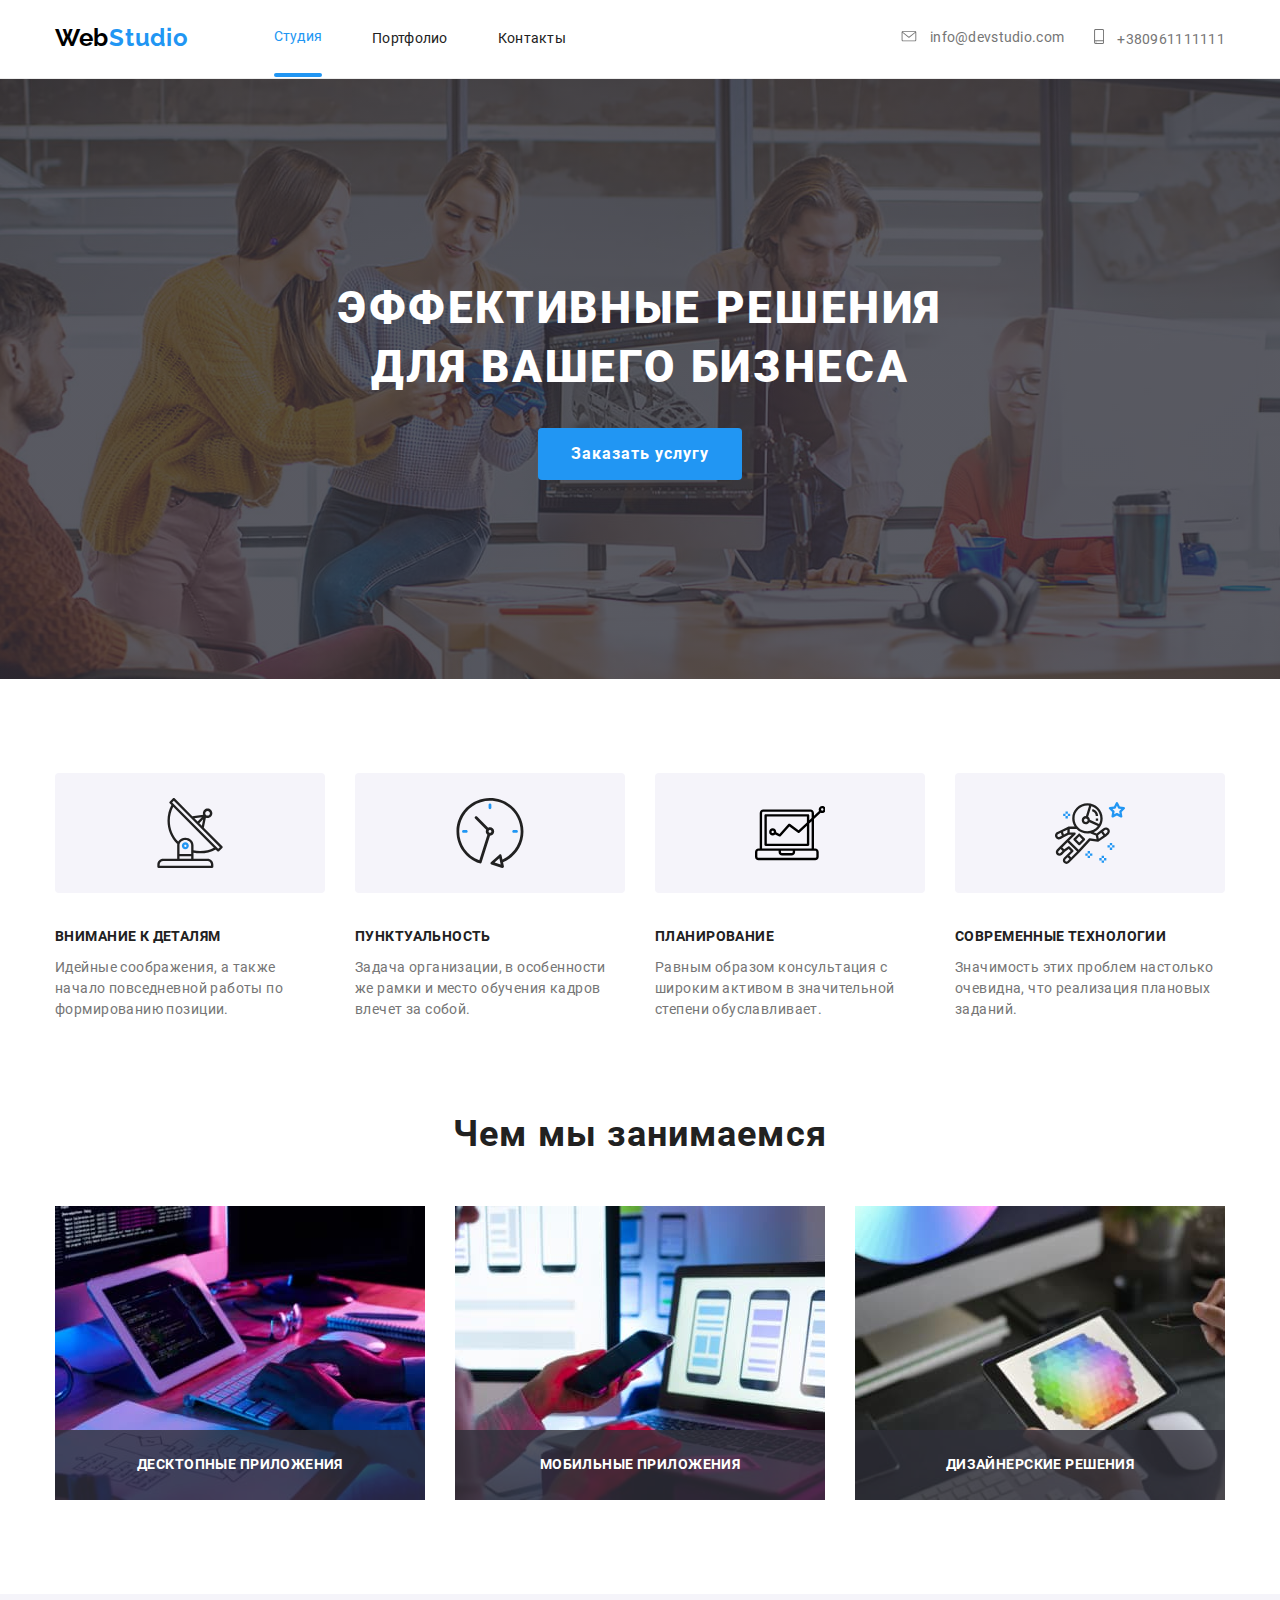
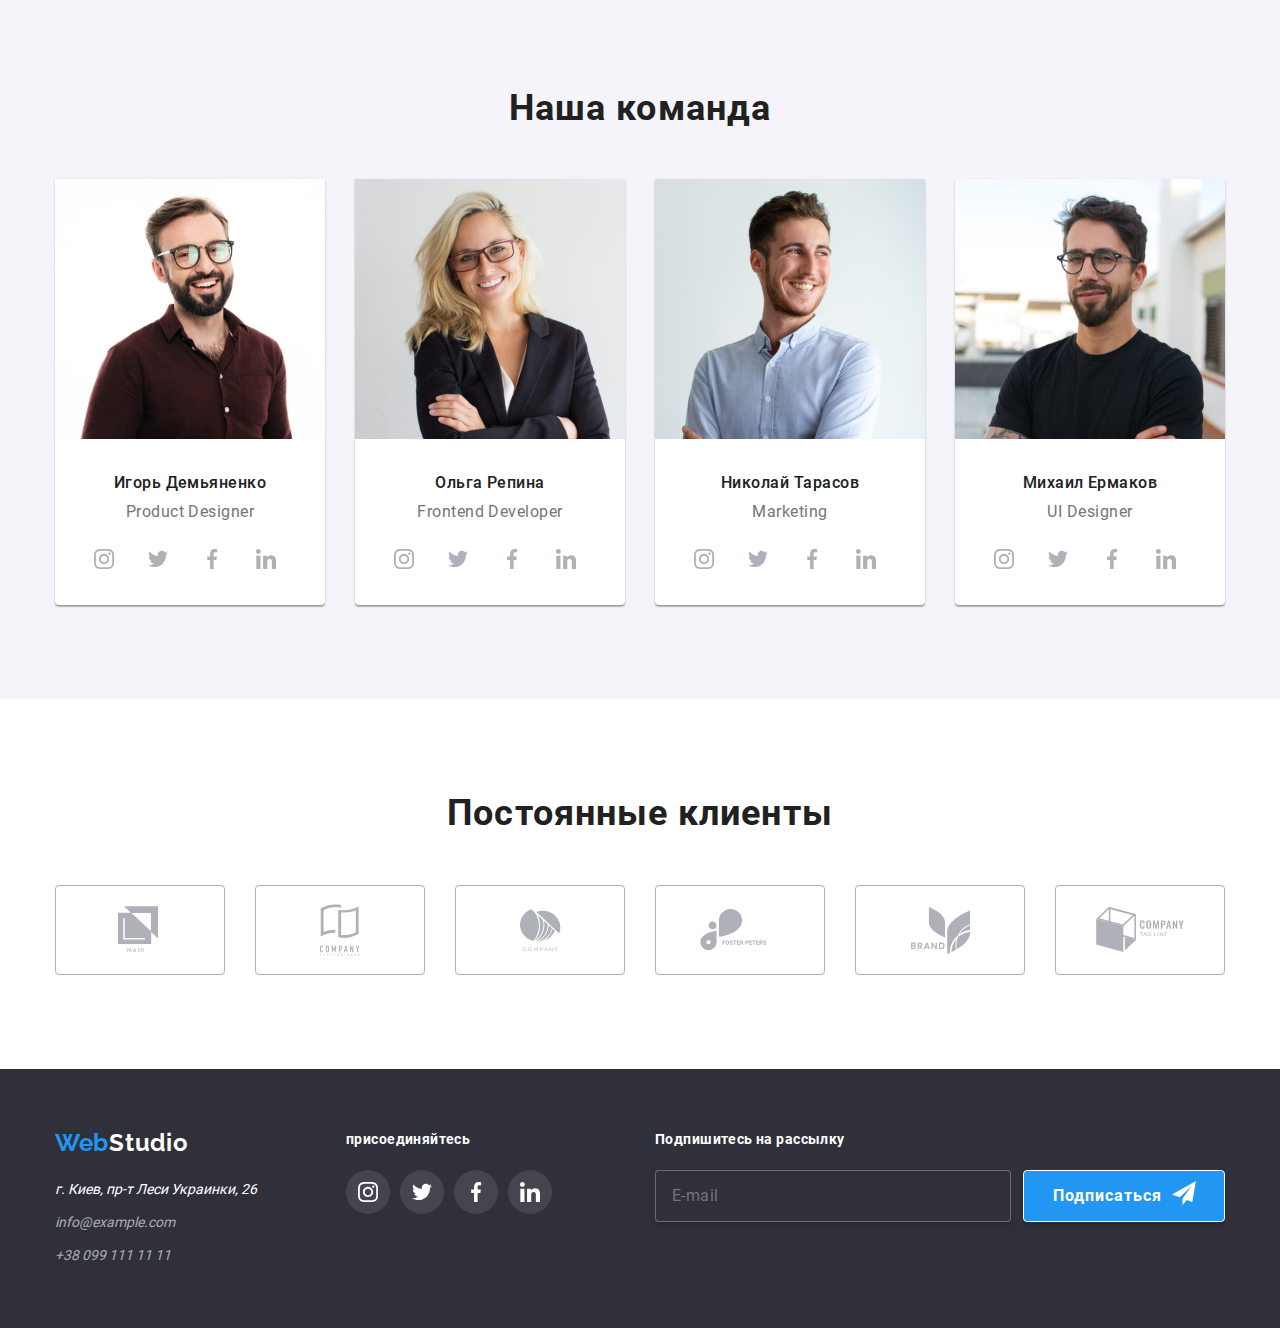
<file: index.html>
<!DOCTYPE html>
<html lang="ru">
  <head>
    <meta charset="UTF-8" />
    <meta name="viewport" content="width=device-width, initial-scale=1.0" />
    <title>Github-home</title>
    <!--<link
      href="https://fonts.googleapis.com/css2?family=Raleway:wght@700&family=Roboto:wght@400;500;700;900&display=swap"
      rel="stylesheet"
    />-->
    <link rel="stylesheet" href="./css/normalize.css" />
    <link rel="stylesheet" href="./css/main.min.css" />
  </head>
  <body>
    <header class="border-head">
      <!--Header site -->
      <div class="conteiner conteiner-nav">
        <nav class="main-nav">
          <a href="./index.html" class="logo"
            >Web<span class="pat">Studio</span>
          </a>
          <ul class="site-nav erase-stile">
            <li class="item">
              <a href="#" class="link current erase-stile">Студия</a>
            </li>
            <li class="item">
              <a href="./portfolio.html" class="link">Портфолио</a>
            </li>
            <li class="item"><a href="#" class="link">Контакты</a></li>
          </ul>
        </nav>
        <div class="page-contacts">
          <ul class="contacts-nav erase-stile">
            <li class="item-link">
              <a class="link" href="mailto:info@devstudio.com">
                <svg class="icon-email" style="width: 16; height: 11">
                  <use href="./img/symbol-defs.svg#icon-email"></use>
                </svg>
                info@devstudio.com</a
              >
            </li>
            <li class="item-link">
              <a class="link" href="tel:+380961111111">
                <svg class="icon-smartphone" style="width: 10; height: 15">
                  <use href="./img/symbol-defs.svg#icon-smartphone"></use>
                </svg>
                +380961111111</a
              >
            </li>
          </ul>
        </div>
      </div>
    </header>
    <main>
      <!--head imagin-->

      <section>
        <div class="overlay">
          <div class="conteiner section-head">
            <h1 class="title-head">Эффективные решения для вашего бизнеса</h1>
            <button class="button-head" data-modal-open>Заказать услугу</button>
          </div>
        </div>
      </section>

      <!--features-->

      <div class="conteiner">
        <section class="features-conteiner">
          <ul class="erase-stile features">
            <li class="features-item">
              <svg class="icon-benefits">
                <use href="./img/symbol-defs.svg#icon-antenna"></use>
              </svg>
              <h3 class="section-title-detalis icon-features-antena">
                Внимание к деталям
              </h3>
              <p class="section-text">
                Идейные соображения, а также начало повседневной работы по
                формированию позиции.
              </p>
            </li>

            <li class="features-item">
              <svg class="icon-benefits">
                <use href="./img/symbol-defs.svg#icon-clock"></use>
              </svg>
              <h3 class="section-title-detalis icon-features-clock">
                Пунктуальность
              </h3>
              <p class="section-text">
                Задача организации, в особенности же рамки и место обучения
                кадров влечет за собой.
              </p>
            </li>
            <li class="features-item">
              <svg class="icon-benefits">
                <use href="./img/symbol-defs.svg#icon-vector"></use>
              </svg>
              <h3 class="section-title-detalis icon-features-computer">
                Планирование
              </h3>
              <p class="section-text">
                Равным образом консультация с широким активом в значительной
                степени обуславливает.
              </p>
            </li>
            <li class="features-item">
              <svg class="icon-benefits">
                <use href="./img/symbol-defs.svg#icon-astronaut"></use>
              </svg>
              <h3 class="section-title-detalis icon-features-astronaut">
                Современные технологии
              </h3>
              <p class="section-text">
                Значимость этих проблем настолько очевидна, что реализация
                плановых заданий.
              </p>
            </li>
          </ul>
        </section>
      </div>

      <!--development site-->

      <div class="conteiner">
        <section class="development-conteiner">
          <h2 class="section-title">Чем мы занимаемся</h2>
          <ul class="erase-stile bloc-item">
            <li class="person">
              <span class="img-bloc">
                <img
                  src="./img/box1.jpg"
                  alt="noutbook"
                  width="370"
                  height="294"
              /></span>
              <p class="development-first-text">Десктопные приложения</p>
            </li>
            <li class="person">
              <span class="img-bloc">
                <img
                  src="./img/box2.jpg"
                  alt="mobile"
                  width="370"
                  height="294"
                />
              </span>
              <p class="development-first-text">Мобильные приложения</p>
            </li>
            <li class="person">
              <span class="img-bloc">
                <img
                  src="./img/box3.jpg"
                  alt="manitor"
                  width="370"
                  height="294"
                />
              </span>
              <p class="development-first-text">Дизайнерские решения</p>
            </li>
          </ul>
        </section>
      </div>

      <!--our team-->

      <div class="section-team">
        <section class="conteiner">
          <h2 class="section-title">Наша команда</h2>
          <ul class="erase-stile bloc-team">
            <li class="team">
              <img src="./img/demynenko.jpg" alt="foto" width="270" />

              <h3 class="title-team">Игорь Демьяненко</h3>
              <p class="profile">Product Designer</p>
              <ul class="button-link erase-stile">
                <li class="button-icon">
                  <a
                    href="#"
                    target="blank"
                    rel="noopener norefferer"
                    aria-label="Instagram"
                    class="profie-link"
                  >
                    <svg class="icon-link" width="20" height="20">
                      <use href="./img/symbol-defs.svg#icon-instagram"></use>
                    </svg>
                  </a>
                </li>
                <li class="button-icon">
                  <a
                    href="#"
                    target="blank"
                    rel="noopener norefferer"
                    aria-label="Twitter"
                    class="profie-link"
                  >
                    <svg class="icon-link" width="20" height="20">
                      <use href="./img/symbol-defs.svg#icon-twitter"></use>
                    </svg>
                  </a>
                </li>
                <li class="button-icon">
                  <a
                    href="#"
                    target="blank"
                    rel="noopener norefferer"
                    aria-label="Facebook"
                    class="profie-link"
                  >
                    <svg class="icon-link" width="20" height="20">
                      <use href="./img/symbol-defs.svg#icon-facebook"></use>
                    </svg>
                  </a>
                </li>
                <li class="button-icon">
                  <a
                    href="#"
                    target="blank"
                    rel="noopener norefferer"
                    aria-label="LinkedIn"
                    class="profie-link"
                  >
                    <svg class="icon-link" width="20" height="20">
                      <use href="./img/symbol-defs.svg#icon-linkedin"></use>
                    </svg>
                  </a>
                </li>
              </ul>
            </li>

            <li class="team">
              <img src="./img/repina.jpg" alt="foto" width="270" />
              <h3 class="title-team">Ольга Репина</h3>
              <p class="profile">Frontend Developer</p>
              <ul class="button-link erase-stile">
                <li class="button-icon">
                  <a
                    href="#"
                    target="blank"
                    rel="noopener norefferer"
                    aria-label="Instagram"
                    class="profie-link"
                  >
                    <svg class="icon-link" width="20" height="20">
                      <use href="./img/symbol-defs.svg#icon-instagram"></use>
                    </svg>
                  </a>
                </li>
                <li class="button-icon">
                  <a
                    href="#"
                    target="blank"
                    rel="noopener norefferer"
                    aria-label="Twitter"
                    class="profie-link"
                  >
                    <svg class="icon-link" width="20" height="20">
                      <use href="./img/symbol-defs.svg#icon-twitter"></use>
                    </svg>
                  </a>
                </li>
                <li class="button-icon">
                  <a
                    href="#"
                    target="blank"
                    rel="noopener norefferer"
                    aria-label="Facebbook"
                    class="profie-link"
                  >
                    <svg class="icon-link" width="20" height="20">
                      <use href="./img/symbol-defs.svg#icon-facebook"></use>
                    </svg>
                  </a>
                </li>
                <li class="button-icon">
                  <a
                    href="#"
                    target="blank"
                    rel="noopener norefferer"
                    aria-label="LinkedIn"
                    class="profie-link"
                  >
                    <svg class="icon-link" width="20" height="20">
                      <use href="./img/symbol-defs.svg#icon-linkedin"></use>
                    </svg>
                  </a>
                </li>
              </ul>
            </li>

            <li class="team">
              <img src="./img/tarasov.jpg" alt="foto" width="270" />
              <h3 class="title-team">Николай Тарасов</h3>
              <p class="profile">Marketing</p>
              <ul class="button-link erase-stile">
                <li class="button-icon">
                  <a
                    href="#"
                    class="profie-link"
                    target="blank"
                    rel="noopener norefferer"
                    aria-label="Instagram"
                  >
                    <svg class="icon-link" width="20" height="20">
                      <use href="./img/symbol-defs.svg#icon-instagram"></use>
                    </svg>
                  </a>
                </li>
                <li class="button-icon">
                  <a
                    href="#"
                    target="blank"
                    rel="noopener norefferer"
                    aria-label="Twitter"
                    class="profie-link"
                  >
                    <svg class="icon-link" width="20" height="20">
                      <use href="./img/symbol-defs.svg#icon-twitter"></use>
                    </svg>
                  </a>
                </li>
                <li class="button-icon">
                  <a
                    href="#"
                    target="blank"
                    rel="noopener norefferer"
                    aria-label="Facebbook"
                    class="profie-link"
                  >
                    <svg class="icon-link" width="20" height="20">
                      <use href="./img/symbol-defs.svg#icon-facebook"></use>
                    </svg>
                  </a>
                </li>
                <li class="button-icon">
                  <a
                    href="#"
                    target="blank"
                    rel="noopener norefferer"
                    aria-label="LinkedIn"
                    class="profie-link"
                  >
                    <svg class="icon-link" width="20" height="20">
                      <use href="./img/symbol-defs.svg#icon-linkedin"></use>
                    </svg>
                  </a>
                </li>
              </ul>
            </li>

            <li class="team">
              <img src="./img/ermakov.jpg" alt="foto" width="270" />
              <h3 class="title-team">Михаил Ермаков</h3>
              <p class="profile">UI Designer</p>
              <ul class="button-link erase-stile">
                <li class="button-icon">
                  <a
                    href="#"
                    target="blank"
                    rel="noopener norefferer"
                    aria-label="Instagram"
                    class="profie-link"
                  >
                    <svg class="icon-link" width="20" height="20">
                      <use href="./img/symbol-defs.svg#icon-instagram"></use>
                    </svg>
                  </a>
                </li>
                <li class="button-icon">
                  <a
                    href="#"
                    target="blank"
                    rel="noopener norefferer"
                    aria-label="Twitter"
                    class="profie-link"
                  >
                    <svg class="icon-link" width="20" height="20">
                      <use href="./img/symbol-defs.svg#icon-twitter"></use>
                    </svg>
                  </a>
                </li>
                <li class="button-icon">
                  <a
                    href="#"
                    target="blank"
                    rel="noopener norefferer"
                    aria-label="Facebbook"
                    class="profie-link"
                  >
                    <svg class="icon-link" width="20" height="20">
                      <use href="./img/symbol-defs.svg#icon-facebook"></use>
                    </svg>
                  </a>
                </li>
                <li class="button-icon">
                  <a
                    href="#"
                    target="blank"
                    rel="noopener norefferer"
                    aria-label="LinkedIn"
                    class="profie-link"
                  >
                    <svg class="icon-link" width="20" height="20">
                      <use href="./img/symbol-defs.svg#icon-linkedin"></use>
                    </svg>
                  </a>
                </li>
              </ul>
            </li>
          </ul>
        </section>
      </div>

      <!--Regular customers-->

      <div class="conteiner">
        <section class="section-customers">
          <h2 class="section-title">Постоянные клиенты</h2>
          <ul class="erase-stile bloc-client">
            <li class="client">
              <a href="#" class="customers-link icon-customers">
                <svg class="icon-logo" style="width: 44.27; height: 49.23">
                  <use href="./img/symbol-defs.svg#icon-logo1"></use>
                </svg>
              </a>
            </li>
            <li class="client">
              <a href="#" class="customers-link icon-customers"
                ><svg class="icon-logo" style="width: 40; height: 52">
                  <use href="./img/symbol-defs.svg#icon-logo2"></use>
                </svg>
              </a>
            </li>
            <li class="client">
              <a href="#" class="customers-link icon-customers"
                ><svg class="icon-logo" style="width: 41; height: 42.6">
                  <use href="./img/symbol-defs.svg#icon-logo3"></use>
                </svg>
              </a>
            </li>
            <li class="client">
              <a href="#" class="customers-link icon-customers"
                ><svg class="icon-logo" style="width: 79.66; height: 42.02">
                  <use href="./img/symbol-defs.svg#icon-logo4"></use>
                </svg>
              </a>
            </li>
            <li class="client">
              <a href="#" class="customers-link icon-customers"
                ><svg class="icon-logo" style="width: 59; height: 47">
                  <use href="./img/symbol-defs.svg#icon-logo5"></use>
                </svg>
              </a>
            </li>
            <li class="client">
              <a href="#" class="customers-link icon-customers">
                <svg class="icon-logo" style="width: 88.48; height: 45.44">
                  <use href="./img/symbol-defs.svg#icon-logo6"></use>
                </svg>
              </a>
            </li>
          </ul>
        </section>
      </div>
    </main>

    <!--Footer-->

    <footer class="footer">
      <div class="conteiner flex-footer">
        <div class="block-adress-logo">
          <div class="webstudio">
            <a href="./index.html" class="footer-logo"
              >Web<span class="footer-pat">Studio</span>
            </a>
          </div>
          <address class="adress">
            <p class="footer-adress">г. Киев, пр-т Леси Украинки, 26</p>
            <p class="first-link">
              <a href="info@example.com" class="adress-link"
                >info@example.com</a
              >
            </p>
            <p class="second-link">
              <a href="#" class="adress-link"> +38 099 111 11 11</a>
            </p>
          </address>
        </div>

        <div class="block-link">
          <b class="title-footer">присоединяйтесь</b>
          <ul class="erase-stile">
            <li>
              <a href="#" aria-label="Instagram" class="bacground-icon">
                <svg class="icon-link-footer" width="20" height="20">
                  <use href="./img/symbol-defs.svg#icon-instagram"></use>
                </svg>
              </a>
            </li>
            <li>
              <a href="#" aria-label="Twitter" class="bacground-icon">
                <svg class="icon-link-footer" width="20" height="20">
                  <use href="./img/symbol-defs.svg#icon-twitter"></use>
                </svg>
              </a>
            </li>
            <li>
              <a href="#" aria-label="Facebbook" class="bacground-icon">
                <svg class="icon-link-footer" width="20" height="20">
                  <use href="./img/symbol-defs.svg#icon-facebook"></use>
                </svg>
              </a>
            </li>
            <li>
              <a href="#" aria-label="LinkedIn" class="bacground-icon">
                <svg class="icon-link-footer" width="20" height="20">
                  <use href="./img/symbol-defs.svg#icon-linkedin"></use>
                </svg>
              </a>
            </li>
          </ul>
        </div>
        <form class="form" action="#">
          <b class="title-footer">Подпишитесь на рассылку</b>
          <div class="form-footer">
            <input
              class="input-footer"
              type="email"
              name="mail"
              id="mail"
              placeholder="E-mail"
            />

            <button class="submit-footer" type="submit">
              Подписаться
              <svg class="icon-send" width="24" height="24">
                <use href="./img/symbol-defs.svg#icon-send"></use>
              </svg>
            </button>
          </div>
        </form>
      </div>
    </footer>

    <div class="backdrop is-hidden" data-modal>
      <div class="modal">
        <form class="form-modal" action="#" autocomplete="off">
          <h2 class="title-modal">Оставьте свои данные, мы вам перезвоним</h2>
          <div class="group">
            <ul class="form-flip">
              <li class="position-modal">
                <label for="name" class="modal-label">Имя</label>
                <input type="text" class="modal-input" name="name" id="name" />
                <svg class="user-modal" width="12" height="12">
                  <use href="./img/symbol-defs.svg#icon-user"></use>
                </svg>
              </li>

              <li class="position-modal">
                <label for="tel-modal" class="modal-label">Телефон</label>
                <input
                  class="modal-input"
                  type="tel"
                  name="tel-modal"
                  id="tel-modal"
                />
                <svg class="user-modal" width="13" height="13">
                  <use href="./img/symbol-defs.svg#icon-trubka"></use>
                </svg>
              </li>

              <li class="position-modal">
                <label class="modal-label" for="mail-modal">Почта</label>
                <input
                  class="modal-input"
                  type="email"
                  name="mail-modal"
                  id="mail-modal"
                />
                <svg class="user-modal" width="15" height="12">
                  <use href="./img/symbol-defs.svg#icon-convert"></use>
                </svg>
              </li>

              <li class="position-comment">
                <label class="modal-label" for="comment-modal"
                  >Комментарий</label
                >
                <textarea
                  class="text-comment modal-comment"
                  name="comment"
                  id="comment-modal"
                  cols="30"
                  rows="10"
                  placeholder="Введите текст"
                ></textarea>
              </li>
            </ul>
          </div>

          <label class="agree-text">
            <input class="checkbox" type="checkbox" name="agree-modal" />
            <span class="icon-checkbox"></span>
            Соглашаюсь с рассылкой и принимаю
            <span class="agree-akcent">Условия договора</span>
          </label>

          <button class="submit-modal" type="submit">Отправить</button>
        </form>

        <button class="close-type" data-modal-close>
          <svg class="icon-close" style="width: 11; height: 11">
            <use href="./img/symbol-defs.svg#icon-close"></use>
          </svg>
        </button>
      </div>
    </div>
    <script src="./js/modal.js"></script>
  </body>
</html>
</file>
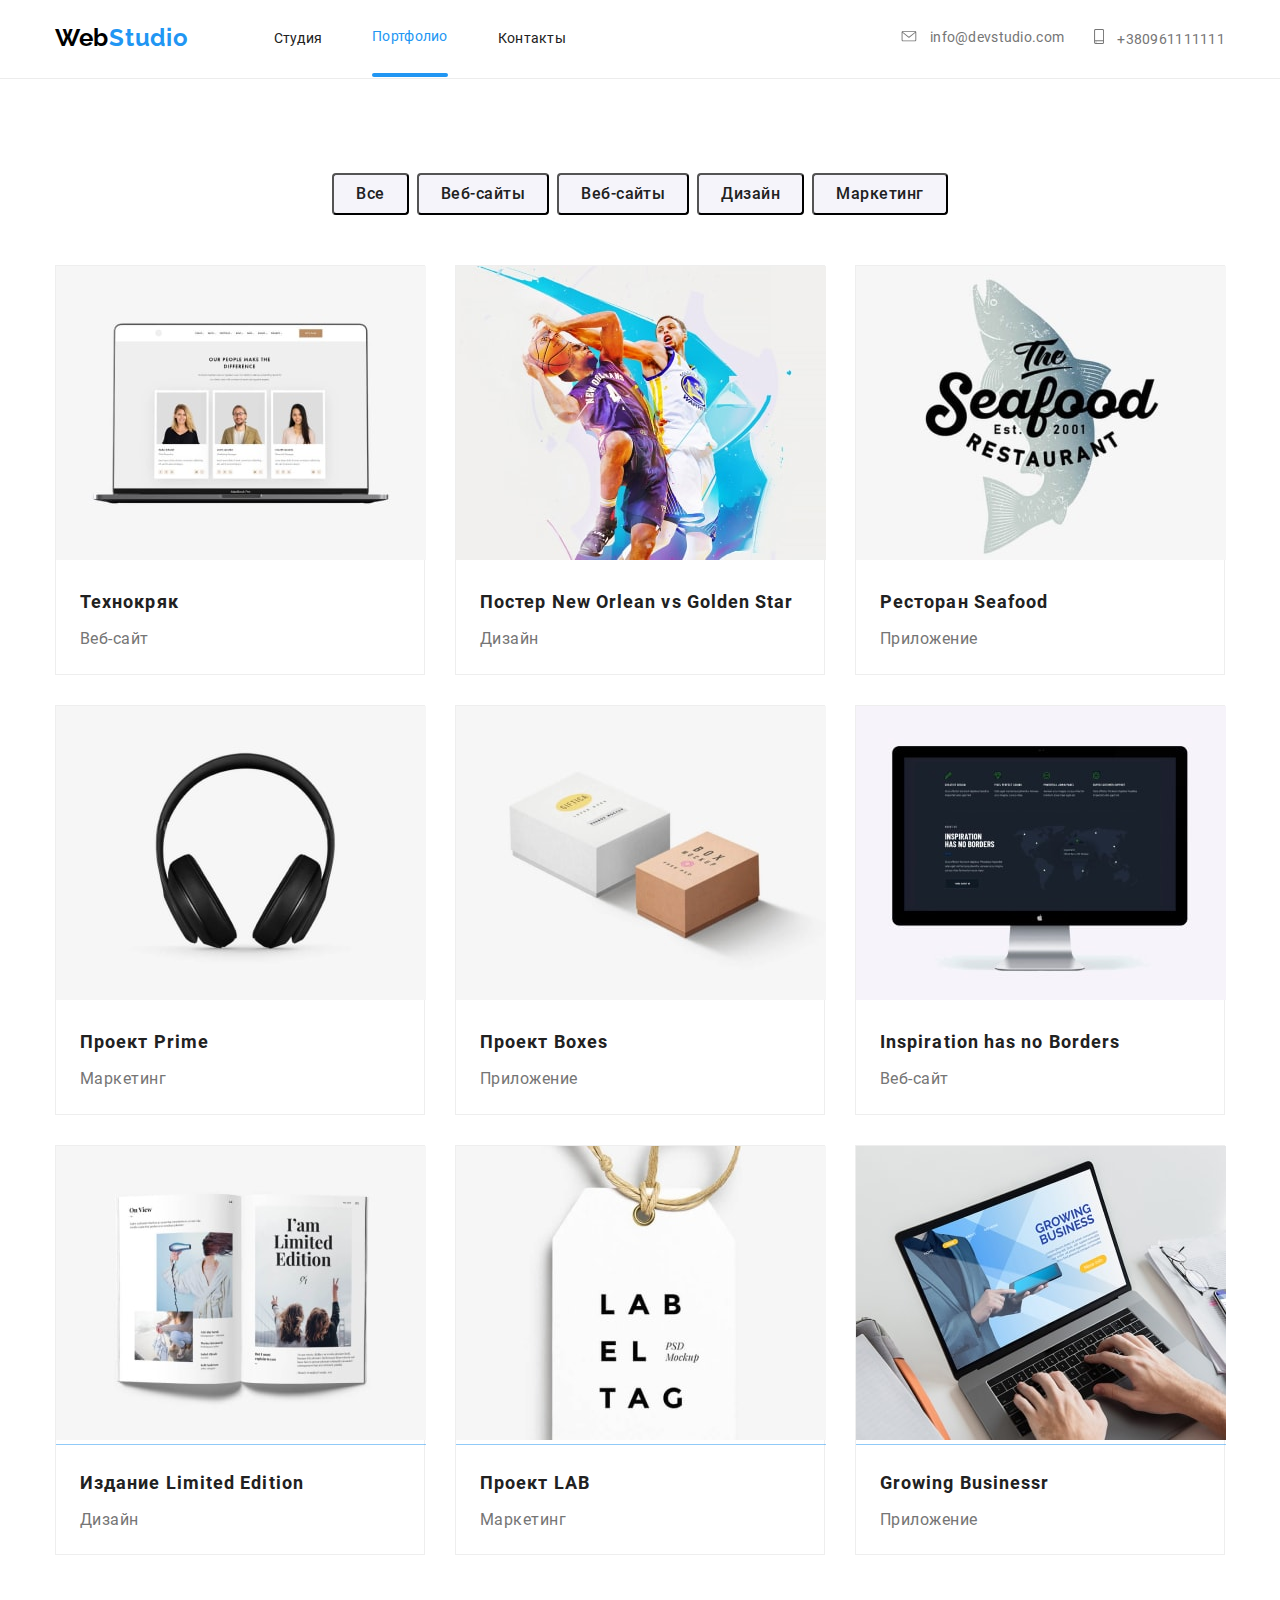
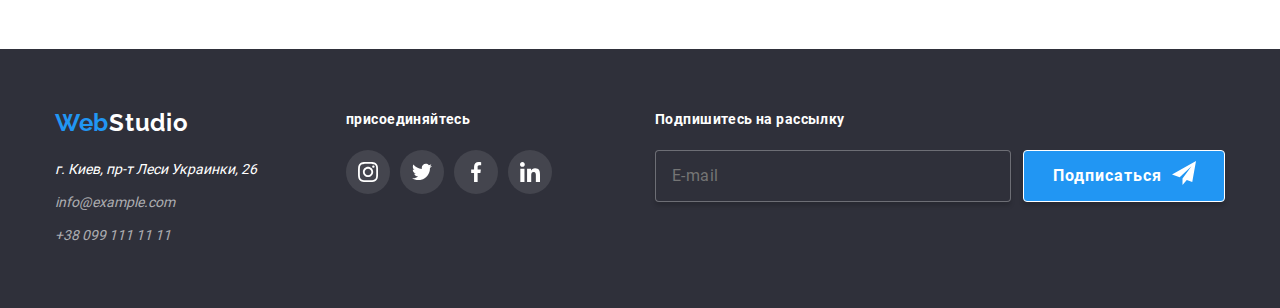
<file: portfolio.html>
<!DOCTYPE html>
<html lang="ru">
  <head>
    <meta charset="UTF-8" />
    <meta name="viewport" content="width=device-width, initial-scale=1.0" />
    <title>Github-home</title>
    <!--<link
      href="https://fonts.googleapis.com/css2?family=Raleway:wght@700&family=Roboto:wght@400;500;700;900&display=swap"
      rel="stylesheet"
    />-->
    <link rel="stylesheet" href="./css/normalize.css" />
    <link rel="stylesheet" href="./css/portfolio.min.css" />
  </head>
  <body>
    <header class="border-head">
      <!--Header site -->
      <div class="conteiner conteiner-nav">
        <nav class="main-nav">
          <a href="./index.html" class="logo"
            >Web<span class="pat">Studio</span>
          </a>
          <ul class="site-nav erase-stile">
            <li class="item">
              <a href="./index.html" class="link">Студия</a>
            </li>
            <li class="item">
              <a href="#" class="link current erase-stile">Портфолио</a>
            </li>
            <li class="item">
              <a href="#" class="link">Контакты</a>
            </li>
          </ul>
        </nav>
        <div class="page-contacts">
          <ul class="contacts-nav erase-stile">
            <li class="item-link">
              <a class="link" href="mailto:info@devstudio.com">
                <svg class="icon-email" style="width: 16; height: 11">
                  <use href="./img/symbol-defs.svg#icon-email"></use>
                </svg>
                info@devstudio.com</a
              >
            </li>
            <li class="item-link">
              <a class="link" href="tel:+380961111111">
                <svg class="icon-smartphone" style="width: 10; height: 15">
                  <use href="./img/symbol-defs.svg#icon-smartphone"></use>
                </svg>
                +380961111111</a
              >
            </li>
          </ul>
        </div>
      </div>
    </header>

    <main class="conteiner">
      <!--filtres-->

      <div class="block-filtres">
        <button type="button" class="filtres">Все</button>
        <button type="button" class="filtres">Веб-сайты</button>
        <button type="button" class="filtres">Веб-сайты</button>
        <button type="button" class="filtres">Дизайн</button>
        <button type="button" class="filtres">Маркетинг</button>
      </div>

      <!--our developments-->

      <section class="development-conteiner">
        <h1 hidden>Our developments</h1>
        <ul class="erase-stile flex-conteiner">
          <li class="block-flex">
            <a href="#">
              <div class="img-box">
                <img
                  src="./img/portfolio/img-min.jpg"
                  alt="Технокряк"
                  width="370"
                  height="294"
                />

                <div class="img-hover">
                  <p class="texnokryk-text">
                    Технокряк это современная площадка распространения
                    коронавируса. Компании используют эту платформу для
                    цифрового шпионажа и атак на защищённые сервера конкурентов.
                  </p>
                </div>
              </div>
              <div class="border">
                <h2 class="developments-title">Технокряк</h2>
                <p class="development-text">Веб-сайт</p>
              </div>
            </a>
          </li>
          <li class="block-flex">
            <a href="#">
              <div class="img-box">
                <img
                  src="./img/portfolio/img2-min.jpg"
                  alt="Постер New Orlean vs Golden Star"
                  width="370"
                  height="294"
                />
                <div class="img-hover">
                  <p class="texnokryk-text">
                    Технокряк это современная площадка распространения
                    коронавируса. Компании используют эту платформу для
                    цифрового шпионажа и атак на защищённые сервера конкурентов.
                  </p>
                </div>
              </div>
              <div class="border">
                <h2 class="developments-title">
                  Постер New Orlean vs Golden Star
                </h2>
                <p class="development-text">Дизайн</p>
              </div>
            </a>
          </li>
          <li class="block-flex">
            <a href="#">
              <div class="img-box">
                <img
                  src="./img/portfolio/img3-min.jpg"
                  alt="Ресторан Seafood"
                  width="370"
                  height="294"
                />
                <div class="img-hover">
                  <p class="texnokryk-text">
                    Технокряк это современная площадка распространения
                    коронавируса. Компании используют эту платформу для
                    цифрового шпионажа и атак на защищённые сервера конкурентов.
                  </p>
                </div>
              </div>
              <div class="border">
                <h2 class="developments-title">Ресторан Seafood</h2>
                <p class="development-text">Приложение</p>
              </div>
            </a>
          </li>
          <li class="block-flex">
            <a href="#">
              <div class="img-box">
                <img
                  src="./img/portfolio/img4-min.jpg"
                  alt="Проект Prime"
                  width="370"
                  height="294"
                />
                <div class="img-hover">
                  <p class="texnokryk-text">
                    Технокряк это современная площадка распространения
                    коронавируса. Компании используют эту платформу для
                    цифрового шпионажа и атак на защищённые сервера конкурентов.
                  </p>
                </div>
              </div>

              <div class="border">
                <h2 class="developments-title">Проект Prime</h2>
                <p class="development-text">Маркетинг</p>
              </div>
            </a>
          </li>
          <li class="block-flex">
            <a href="#">
              <div class="img-box">
                <img
                  src="./img/portfolio/img5-min.jpg"
                  alt="Проект Boxes"
                  width="370"
                  height="294"
                />
                <div class="img-hover">
                  <p class="texnokryk-text">
                    Технокряк это современная площадка распространения
                    коронавируса. Компании используют эту платформу для
                    цифрового шпионажа и атак на защищённые сервера конкурентов.
                  </p>
                </div>
              </div>
              <div class="border">
                <h2 class="developments-title">Проект Boxes</h2>
                <p class="development-text">Приложение</p>
              </div>
            </a>
          </li>
          <li class="block-flex">
            <a href="#">
              <div class="img-box">
                <img
                  src="./img/portfolio/img6-min.jpg"
                  alt="Inspiration has no Borders"
                  width="370"
                  height="294"
                />
                <div class="img-hover">
                  <p class="texnokryk-text">
                    Технокряк это современная площадка распространения
                    коронавируса. Компании используют эту платформу для
                    цифрового шпионажа и атак на защищённые сервера конкурентов.
                  </p>
                </div>
              </div>
              <div class="border">
                <h2 class="developments-title">Inspiration has no Borders</h2>
                <p class="development-text">Веб-сайт</p>
              </div>
            </a>
          </li>
          <li class="block-flex">
            <a href="#">
              <div class="img-box">
                <img
                  src="./img/portfolio/img7-min.jpg"
                  alt="Издание Limited Edition"
                  width="370"
                  height="294"
                />
                <div class="img-hover">
                  <p class="texnokryk-text">
                    Технокряк это современная площадка распространения
                    коронавируса. Компании используют эту платформу для
                    цифрового шпионажа и атак на защищённые сервера конкурентов.
                  </p>
                </div>
              </div>
              <div class="border">
                <h2 class="developments-title">Издание Limited Edition</h2>
                <p class="development-text">Дизайн</p>
              </div>
            </a>
          </li>
          <li class="block-flex">
            <a href="#">
              <div class="img-box">
                <img
                  src="./img/portfolio/img8-min.jpg"
                  alt="Проект LAB"
                  width="370"
                  height="294"
                />
                <div class="img-hover">
                  <p class="texnokryk-text">
                    Технокряк это современная площадка распространения
                    коронавируса. Компании используют эту платформу для
                    цифрового шпионажа и атак на защищённые сервера конкурентов.
                  </p>
                </div>
              </div>
              <div class="border">
                <h2 class="developments-title">Проект LAB</h2>
                <p class="development-text">Маркетинг</p>
              </div>
            </a>
          </li>
          <li class="block-flex">
            <a href="#">
              <div class="img-box">
                <img
                  src="./img/portfolio/img9-min.jpg"
                  alt="Growing Business"
                  width="370"
                  height="294"
                />
                <div class="img-hover">
                  <p class="texnokryk-text">
                    Технокряк это современная площадка распространения
                    коронавируса. Компании используют эту платформу для
                    цифрового шпионажа и атак на защищённые сервера конкурентов.
                  </p>
                </div>
              </div>
              <div class="border">
                <h2 class="developments-title">Growing Businessr</h2>
                <p class="development-text">Приложение</p>
              </div>
            </a>
          </li>
        </ul>
      </section>
    </main>

    <!--Footer-->

    <footer class="footer">
      <div class="conteiner flex-footer">
        <div class="block-adress-logo">
          <div class="webstudio">
            <a href="./index.html" class="footer-logo"
              >Web<span class="footer-pat">Studio</span>
            </a>
          </div>
          <address class="adress">
            <p class="footer-adress">г. Киев, пр-т Леси Украинки, 26</p>
            <p class="first-link">
              <a href="info@example.com" class="adress-link"
                >info@example.com</a
              >
            </p>
            <p class="second-link">
              <a href="#" class="adress-link"> +38 099 111 11 11</a>
            </p>
          </address>
        </div>

        <div class="block-link">
          <b class="title-footer">присоединяйтесь</b>
          <ul class="erase-stile">
            <li>
              <a href="#" aria-label="Instagram" class="bacground-icon">
                <svg class="icon-link-footer" width="20" height="20">
                  <use href="./img/symbol-defs.svg#icon-instagram"></use>
                </svg>
              </a>
            </li>
            <li>
              <a href="#" aria-label="Twitter" class="bacground-icon">
                <svg class="icon-link-footer" width="20" height="20">
                  <use href="./img/symbol-defs.svg#icon-twitter"></use>
                </svg>
              </a>
            </li>
            <li>
              <a href="#" aria-label="Facebbook" class="bacground-icon">
                <svg class="icon-link-footer" width="20" height="20">
                  <use href="./img/symbol-defs.svg#icon-facebook"></use>
                </svg>
              </a>
            </li>
            <li>
              <a href="#" aria-label="LinkedIn" class="bacground-icon">
                <svg class="icon-link-footer" width="20" height="20">
                  <use href="./img/symbol-defs.svg#icon-linkedin"></use>
                </svg>
              </a>
            </li>
          </ul>
        </div>
        <form class="form" action="#">
          <b class="title-footer">Подпишитесь на рассылку</b>
          <div class="form-footer">
            <input
              class="input-footer"
              type="email"
              name="mail"
              id="mail"
              placeholder="E-mail"
            />

            <button class="submit-footer" type="submit">
              Подписаться
              <svg class="icon-send" width="24" height="24">
                <use href="./img/symbol-defs.svg#icon-send"></use>
              </svg>
            </button>
          </div>
        </form>
      </div>
    </footer>
  </body>
</html>
</file>
<file: css/main.min.css>
@font-face{font-family:"Raleway";font-style:normal;font-weight:700;src:url("../../fonts/raleway/raleway-v17-latin-700.woff2") format("woff2"),url("../../fonts/raleway/raleway-v17-latin-700.woff") format("woff")}@font-face{font-family:"Roboto";font-style:normal;font-weight:400;src:url("../../fonts/roboto/roboto-v20-latin_cyrillic-regular.woff2") format("woff2"),url("../../fonts/roboto/roboto-v20-latin_cyrillic-regular.woff") format("woff")}@font-face{font-family:"Roboto";font-style:normal;font-weight:500;src:url("../../fonts/roboto/roboto-v20-latin_cyrillic-500.woff2") format("woff2"),url("../../fonts/roboto/roboto-v20-latin_cyrillic-500.woff") format("woff")}@font-face{font-family:"Roboto";font-style:normal;font-weight:700;src:url("../../fonts/roboto/roboto-v20-latin_cyrillic-700.woff2") format("woff2"),url("../../fonts/roboto/roboto-v20-latin_cyrillic-700.woff") format("woff")}@font-face{font-family:"Roboto";font-style:normal;font-weight:900;src:url("../../fonts/roboto/roboto-v20-latin_cyrillic-900.woff2") format("woff2"),url("../../fonts/roboto/roboto-v20-latin_cyrillic-900.woff") format("woff")}html{-webkit-box-sizing:border-box;box-sizing:border-box}*,*::before,*::after{-webkit-box-sizing:inherit;box-sizing:inherit}body{color:#757575;background-color:#fff;font-family:"Raleway", sans-serif;font-family:"Roboto", sans-serif}.erase-stile{display:-webkit-box;display:-ms-flexbox;display:flex;list-style:none;text-decoration:none;padding:0;margin:0}.conteiner{width:1200px;padding-left:15px;padding-right:15px;margin-left:auto;margin-right:auto}.border-head{margin-top:0;border-bottom:1px solid #ececec}.conteiner-nav{display:-webkit-box;display:-ms-flexbox;display:flex;-webkit-box-pack:center;-ms-flex-pack:center;justify-content:center;-webkit-box-align:center;-ms-flex-align:center;align-items:center;padding-top:24px;padding-bottom:25px}.main-nav{display:-webkit-box;display:-ms-flexbox;display:flex;-webkit-box-pack:center;-ms-flex-pack:center;justify-content:center;-webkit-box-align:center;-ms-flex-align:center;align-items:center}.logo{color:#000000;font-family:"Raleway", sans-serif;font-weight:700;font-size:24px;line-height:1.19;letter-spacing:0.03em;text-decoration:none}.logo .pat{color:#2196f3}.link{position:relative;color:#212121;font-size:14px;line-height:1.14;letter-spacing:0.02em;text-decoration:none;-webkit-transition:color, fill;transition:color, fill;-webkit-transition-delay:250ms;transition-delay:250ms;-webkit-transition-timing-function:cubic-bezier(0.4, 0, 0.2, 1);transition-timing-function:cubic-bezier(0.4, 0, 0.2, 1)}.site-nav{display:-webkit-box;display:-ms-flexbox;display:flex;margin-left:85px}.site-nav .link:focus,.site-nav .link:hover{color:#2196f3}.site-nav .item:not(:last-child){margin-right:50px}.current::before{content:"";position:absolute;width:100%;height:4px;bottom:-32px;border-radius:2px;background-color:#2196f3}.site-nav .link.current{color:#2196f3}.item-link{display:-webkit-inline-box;display:-ms-inline-flexbox;display:inline-flex;-webkit-box-align:center;-ms-flex-align:center;align-items:center;fill:#757575}.item-link:focus,.item-link:hover{fill:#2196f3;color:#2196f3}.icon-email{width:16px;height:11px;margin-right:10px}.icon-smartphone{width:10px;height:15px;margin-right:10px}.page-contacts{display:-webkit-box;display:-ms-flexbox;display:flex;-webkit-box-align:center;-ms-flex-align:center;align-items:center;margin-left:auto}.contacts-nav{display:-webkit-box;display:-ms-flexbox;display:flex;-webkit-box-align:center;-ms-flex-align:center;align-items:center}.contacts-nav .item-link:not(:last-child){margin-right:30px}.contacts-nav .link{color:#757575}.contacts-nav .link:focus,.contacts-nav .link:hover{color:#2196f3}.section-head{margin-top:0;margin-bottom:94px;text-align:center}.overlay{max-width:1600px;height:600px;margin-right:auto;margin-left:auto;background-image:-webkit-gradient(linear, left top, right top, from(rgba(47,48,58,0.8)), to(rgba(47,48,58,0.8))),url(../img/header-min.jpg);background-image:linear-gradient(to right, rgba(47,48,58,0.8), rgba(47,48,58,0.8)),url(../img/header-min.jpg);background-position:center;background-size:cover}.title-head{width:696px;padding-top:200px;margin-top:0;margin-right:auto;margin-left:auto;margin-bottom:30px;color:#fff;font-weight:900;font-size:44px;line-height:1.36;text-align:center;letter-spacing:0.06em;text-transform:uppercase}.button-head{color:#ffffff;background-color:#2196f3;display:inline;padding-top:10px;padding-right:32px;padding-bottom:10px;padding-left:32px;border:1px solid transparent;border-radius:4px;font-weight:700;font-size:16px;line-height:1.87;letter-spacing:0.06em;font-family:inherit}.features-conteiner{margin-top:94px;margin-bottom:94px;display:-webkit-box;display:-ms-flexbox;display:flex}.features-conteiner .features-item:not(:last-child){margin-right:30px}.icon-benefits{margin-bottom:30px;margin-top:0;padding:25px 100px;width:270px;height:120px;background-color:#f5f4fa;border-radius:4px}.section-title-detalis{color:#212121;font-style:normal;font-weight:700;font-size:14px;line-height:1.42;letter-spacing:0.03em;text-transform:uppercase;margin-top:0;margin-bottom:10px}.section-title{text-align:center;margin-top:0;margin-bottom:50px;font-weight:700;font-size:36px;line-height:1.16;letter-spacing:0.03em;color:#212121}.section-text{font-size:14px;line-height:1.5;letter-spacing:0.03em;margin-top:0;margin-bottom:0}.development-conteiner{margin-bottom:94px}.bloc-item{display:-webkit-box;display:-ms-flexbox;display:flex;-ms-flex-wrap:wrap;flex-wrap:wrap}.bloc-item .person:not(:last-child){margin-right:30px}.person{position:relative}.img-bloc{display:block;width:370px;height:294px}.development-first-text{position:absolute;bottom:0;left:0;width:370px;height:70px;display:-webkit-inline-box;display:-ms-inline-flexbox;display:inline-flex;-webkit-box-pack:center;-ms-flex-pack:center;justify-content:center;-webkit-box-align:center;-ms-flex-align:center;align-items:center;margin-top:0;margin-bottom:0;font-weight:bold;font-size:14px;line-height:1.14;text-align:center;letter-spacing:0.03em;text-transform:uppercase;color:#fff;background-color:rgba(47,48,58,0.8)}.section-team{margin-bottom:94px;margin-right:auto;margin-right:auto;padding-top:94px;padding-bottom:94px;background-color:#f5f4fa}.bloc-team{display:-webkit-box;display:-ms-flexbox;display:flex;-ms-flex-wrap:wrap;flex-wrap:wrap}.team{width:270px;margin-right:30px;background:#ffffff;text-align:center;-webkit-box-shadow:0px 1px 3px rgba(0,0,0,0.12),0px 1px 1px rgba(0,0,0,0.14),0px 2px 1px rgba(0,0,0,0.2);box-shadow:0px 1px 3px rgba(0,0,0,0.12),0px 1px 1px rgba(0,0,0,0.14),0px 2px 1px rgba(0,0,0,0.2);border-radius:0px 0px 4px 4px}.team:nth-child(4n){margin-right:0}.title-team{font-weight:500;font-size:16px;line-height:1.18;letter-spacing:0.03em;color:#212121;margin-top:30px;margin-bottom:10px}.profile{font-size:16px;line-height:1.18;letter-spacing:0.03em;margin-top:0;margin-bottom:16px}.button-link{display:-webkit-box;display:-ms-flexbox;display:flex;-webkit-box-pack:center;-ms-flex-pack:center;justify-content:center;-webkit-box-align:center;-ms-flex-align:center;align-items:center}.button-icon{display:-webkit-box;display:-ms-flexbox;display:flex;border-radius:50%;margin-right:10px;margin-bottom:24px;-webkit-transition:background-color;transition:background-color;-webkit-transition-delay:250ms;transition-delay:250ms;-webkit-transition-timing-function:cubic-bezier(0.4, 0, 0.2, 1);transition-timing-function:cubic-bezier(0.4, 0, 0.2, 1)}.button-icon:focus,.button-icon:hover{background-color:#2196f3;color:#fff}.profie-link{color:#afb1b8;text-decoration:none;border-radius:50%}.profie-link:focus,.profie-link:hover{color:#fff}.icon-link{display:-webkit-box;display:-ms-flexbox;display:flex;width:44px;height:44px;fill:currentColor;padding:12px 12px}.icon-link .button-icon:focus,.icon-link .button-icon:hover{background-color:#2196f3;color:#fff}.section-customers{margin-bottom:94px}.bloc-client{display:-webkit-box;display:-ms-flexbox;display:flex;-ms-flex-wrap:wrap;flex-wrap:wrap}.client{display:-webkit-box;display:-ms-flexbox;display:flex;margin-right:30px}.client:nth-child(6n){margin-right:0}.customers-link{display:-webkit-box;display:-ms-flexbox;display:flex;-webkit-box-pack:center;-ms-flex-pack:center;justify-content:center;-webkit-box-align:center;-ms-flex-align:center;align-items:center;width:170px;height:90px;border:1px solid;border-radius:4px;color:#afb1b8}.icon-customers:focus,.icon-customers:hover{color:#2196f3}.icon-logo{display:-webkit-box;display:-ms-flexbox;display:flex;fill:currentColor;width:170px;height:90px}.icon-logo:focus,.icon-logo:hover{fill:#2196f3}.footer{background-color:#2f303a}.flex-footer{display:-webkit-box;display:-ms-flexbox;display:flex;padding-top:60px;padding-bottom:60px}.block-adress-logo{display:block;margin:0;padding:0}.webstudio{display:inline-block;margin-right:0;margin-bottom:20px}.footer-logo{color:#2196f3;font-family:"Raleway", sans-serif;font-weight:700;font-size:24px;line-height:1.19;letter-spacing:0.03em;text-decoration:none;margin-right:0;margin-bottom:20px}.footer-pat{margin:0;color:#ffffff}.footer-adress{display:inline-block;color:#fff;margin-top:0;margin-right:0;margin-bottom:9px}.first-link{display:inline-block;margin-top:0;margin-bottom:9px}.second-link{display:inline-block;margin-top:0;margin-bottom:0}.adress{display:-webkit-inline-box;display:-ms-inline-flexbox;display:inline-flex;-webkit-box-orient:vertical;-webkit-box-direction:normal;-ms-flex-direction:column;flex-direction:column;font-weight:400;font-size:14px;line-height:1.71}.adress-link{color:#acacb0;text-decoration:none;-webkit-transition:color;transition:color;-webkit-transition-delay:250ms;transition-delay:250ms;-webkit-transition-timing-function:cubic-bezier(0.4, 0, 0.2, 1);transition-timing-function:cubic-bezier(0.4, 0, 0.2, 1)}.adress-link:focus,.adress-link:hover{color:#2196f3}.block-link{margin-left:70px}.title-footer{color:#fff;display:inline-block;margin-top:0;margin-bottom:20px;font-size:14px;line-height:1.5;letter-spacing:0.03em}.bacground-icon{display:-webkit-box;display:-ms-flexbox;display:flex;border-radius:50%;background-color:#44454e;margin-right:10px;margin-bottom:24px;-webkit-transition:background-color fill;transition:background-color fill;-webkit-transition-delay:250ms;transition-delay:250ms;-webkit-transition-timing-function:cubic-bezier(0.4, 0, 0.2, 1);transition-timing-function:cubic-bezier(0.4, 0, 0.2, 1)}.bacground-icon:focus,.bacground-icon:hover{background-color:#2196f3;fill:#2196f3}.icon-link-footer{display:-webkit-box;display:-ms-flexbox;display:flex;width:44px;height:44px;fill:#ffffff;padding:12px 12px}.button-stile{display:-webkit-box;display:-ms-flexbox;display:flex;-webkit-box-align:center;-ms-flex-align:center;align-items:center;list-style:none;text-decoration:none;margin:0;padding:0}.form{width:570px;margin-left:93px}.form-footer{display:-webkit-box;display:-ms-flexbox;display:flex;-webkit-box-pack:justify;-ms-flex-pack:justify;justify-content:space-between;-webkit-box-align:center;-ms-flex-align:center;align-items:center}.input-footer{display:-webkit-box;display:-ms-flexbox;display:flex;width:358px;padding-top:15px;padding-bottom:15px;padding-left:16px;margin-right:12px;-webkit-box-shadow:0px 4px 4px rgba(0,0,0,0.15);box-shadow:0px 4px 4px rgba(0,0,0,0.15);border:1px solid rgba(255,255,255,0.3);border-radius:4px;font-weight:400;font-size:16px;line-height:1.25;letter-spacing:0.03em;color:#acacb0;background-color:#2f303a}.submit-footer{display:-webkit-box;display:-ms-flexbox;display:flex;padding-top:10px;padding-bottom:10px;padding-left:29px;padding-right:28px;background-color:#2196f3;color:#ffffff;font-weight:700;font-size:16px;line-height:1.87;letter-spacing:0.06em;border:1px solid;-webkit-box-shadow:0px 4px 4px rgba(0,0,0,0.15);box-shadow:0px 4px 4px rgba(0,0,0,0.15);border-radius:4px}.icon-send{display:-webkit-box;display:-ms-flexbox;display:flex;-webkit-box-align:center;-ms-flex-align:center;align-items:center;fill:#fff;width:24px;height:24px;margin-left:10px;padding:0}.backdrop{position:fixed;top:0;left:0;width:100%;height:100%;background-color:rgba(0,0,0,0.2);opacity:1;-webkit-transition:opacity 250ms cubic-bezier(0.4, 0, 0.2, 1);transition:opacity 250ms cubic-bezier(0.4, 0, 0.2, 1)}.backdrop.is-hidden .modal{-webkit-transform:translate(-50%, -50%) rotate(360deg);transform:translate(-50%, -50%) rotate(360deg)}.modal{position:absolute;top:50%;left:50%;-webkit-transform:translate(-50%, -50%) rotate(0deg);transform:translate(-50%, -50%) rotate(0deg);-webkit-transition:250ms cubic-bezier(0.4, 0, 0.2, 1);transition:250ms cubic-bezier(0.4, 0, 0.2, 1);border-radius:4px;min-width:528px;min-height:581px;-webkit-box-shadow:0px 1px 3px rgba(0,0,0,0.12),0px 1px 1px rgba(0,0,0,0.14),0px 2px 1px rgba(0,0,0,0.2);box-shadow:0px 1px 3px rgba(0,0,0,0.12),0px 1px 1px rgba(0,0,0,0.14),0px 2px 1px rgba(0,0,0,0.2);background-color:#fff}.backdrop.is-hidden{opacity:0;pointer-events:none}.close-type{position:absolute;display:-webkit-box;display:-ms-flexbox;display:flex;-webkit-box-pack:center;-ms-flex-pack:center;justify-content:center;-webkit-box-align:center;-ms-flex-align:center;align-items:center;top:8px;right:8px;width:30px;height:30px;outline:#757575;border-radius:50%;border:1px solid rgba(0,0,0,0.1);background-color:#ffffff}.close-type:focus>.icon-close{fill:#2196f3;-webkit-transition:250ms cubic-bezier(0.4, 0, 0.2, 1);transition:250ms cubic-bezier(0.4, 0, 0.2, 1)}.icon-close{fill:black}.form-modal{padding:40px 40px}.title-modal{margin-top:0;margin-bottom:12px;font-weight:bold;font-size:20px;line-height:1.15;text-align:center;letter-spacing:0.03em;color:#212121}.group{display:-webkit-box;display:-ms-flexbox;display:flex;-webkit-box-orient:vertical;-webkit-box-direction:normal;-ms-flex-direction:column;flex-direction:column;font-weight:normal;font-size:12px;line-height:1.16;letter-spacing:0.01em;color:#757575}.form-flip{display:block;list-style:none;padding:0;margin:0}.position-modal{position:relative;margin-bottom:21px}.modal-label{display:block;margin-bottom:4px;font-weight:normal;font-size:12px;line-height:1.16;letter-spacing:0.01em;color:#757575}.modal-input:focus{border:1px solid #2196f3;-webkit-transition:550ms cubic-bezier(0.4, 0, 0.2, 1);transition:550ms cubic-bezier(0.4, 0, 0.2, 1)}.modal-input:focus:focus+.user-modal{fill:#2196f3;-webkit-transition:250ms cubic-bezier(0.4, 0, 0.2, 1);transition:250ms cubic-bezier(0.4, 0, 0.2, 1)}.user-modal{position:absolute;bottom:0;left:0;-webkit-transform:translateY(-50%);transform:translateY(-50%);-webkit-transition:250ms cubic-bezier(0.4, 0, 0.2, 1);transition:250ms cubic-bezier(0.4, 0, 0.2, 1);width:18px;height:18px;margin-left:12px}.modal-input{width:100%;padding-top:11px;padding-left:42px;padding-bottom:11px;outline:none;border:1px solid rgba(33,33,33,0.2);border-radius:4px}textarea{resize:none}.position-comment{display:block;margin:0;padding:0}.text-comment{font-weight:normal;font-size:12px;line-height:1.16;letter-spacing:0.01em}.modal-comment{width:100%;padding:12px 16px;outline:none;border:1px solid rgba(33,33,33,0.2);border-radius:4px}.modal-comment:focus{outline:1px solid #2196f3;-webkit-transition:250ms cubic-bezier(0.4, 0, 0.2, 1);transition:250ms cubic-bezier(0.4, 0, 0.2, 1)}.checkbox{-webkit-appearance:none;-moz-appearance:none;appearance:none}.checkbox:checked+.icon-checkbox{background-color:#2196f3;background-image:url(../img/check.svg);background-size:contain;background-origin:border-box;border-color:#2196f3;-webkit-transition:250ms cubic-bezier(0.4, 0, 0.2, 1);transition:250ms cubic-bezier(0.4, 0, 0.2, 1)}.agree-text{display:inline-block;text-align:center;margin-top:20px;margin-bottom:30px;font-weight:normal;font-size:14px;line-height:1.71;letter-spacing:0.03em;color:#757575}.icon-checkbox{display:inline-block;width:16px;height:15px;margin-left:12px;margin-right:8px;border-radius:2px;border:1px solid #212121}.agree-akcent{color:#2196f3;text-decoration:underline}.submit-modal{display:block;margin-right:auto;margin-left:auto;padding:10px 55px;font-weight:bold;font-size:16px;line-height:1.87;text-align:center;letter-spacing:0.06em;background-color:#2196f3;color:#fff;-webkit-box-shadow:0px 4px 4px rgba(0,0,0,0.15);box-shadow:0px 4px 4px rgba(0,0,0,0.15);border-radius:4px}
/*# sourceMappingURL=main.min.css.map */
</file>
<file: css/portfolio.min.css>
@font-face{font-family:"Raleway";font-style:normal;font-weight:700;src:url("../../fonts/raleway/raleway-v17-latin-700.woff2") format("woff2"),url("../../fonts/raleway/raleway-v17-latin-700.woff") format("woff")}@font-face{font-family:"Roboto";font-style:normal;font-weight:400;src:url("../../fonts/roboto/roboto-v20-latin_cyrillic-regular.woff2") format("woff2"),url("../../fonts/roboto/roboto-v20-latin_cyrillic-regular.woff") format("woff")}@font-face{font-family:"Roboto";font-style:normal;font-weight:500;src:url("../../fonts/roboto/roboto-v20-latin_cyrillic-500.woff2") format("woff2"),url("../../fonts/roboto/roboto-v20-latin_cyrillic-500.woff") format("woff")}@font-face{font-family:"Roboto";font-style:normal;font-weight:700;src:url("../../fonts/roboto/roboto-v20-latin_cyrillic-700.woff2") format("woff2"),url("../../fonts/roboto/roboto-v20-latin_cyrillic-700.woff") format("woff")}@font-face{font-family:"Roboto";font-style:normal;font-weight:900;src:url("../fonts/roboto-v20-latin_cyrillic-900.woff2") format("woff2"),url("../fonts/roboto-v20-latin_cyrillic-900.woff") format("woff")}html{-webkit-box-sizing:border-box;box-sizing:border-box}*,*::before,*::after{-webkit-box-sizing:inherit;box-sizing:inherit}body{color:#757575;background-color:#fff;font-family:"Raleway", sans-serif;font-family:"Roboto", sans-serif}.erase-stile{display:-webkit-box;display:-ms-flexbox;display:flex;list-style:none;text-decoration:none;padding:0;margin:0}.conteiner{width:1200px;padding-left:15px;padding-right:15px;margin-left:auto;margin-right:auto}.border-head{margin-top:0;border-bottom:1px solid #ececec}.conteiner-nav{display:-webkit-box;display:-ms-flexbox;display:flex;-webkit-box-pack:center;-ms-flex-pack:center;justify-content:center;-webkit-box-align:center;-ms-flex-align:center;align-items:center;padding-top:24px;padding-bottom:25px}.main-nav{display:-webkit-box;display:-ms-flexbox;display:flex;-webkit-box-pack:center;-ms-flex-pack:center;justify-content:center;-webkit-box-align:center;-ms-flex-align:center;align-items:center}.logo{color:#000000;font-family:"Raleway", sans-serif;font-weight:700;font-size:24px;line-height:1.19;letter-spacing:0.03em;text-decoration:none}.logo .pat{color:#2196f3}.link{position:relative;color:#212121;font-size:14px;line-height:1.14;letter-spacing:0.02em;text-decoration:none;-webkit-transition:color, fill;transition:color, fill;-webkit-transition-delay:250ms;transition-delay:250ms;-webkit-transition-timing-function:cubic-bezier(0.4, 0, 0.2, 1);transition-timing-function:cubic-bezier(0.4, 0, 0.2, 1)}.site-nav{display:-webkit-box;display:-ms-flexbox;display:flex;margin-left:85px}.site-nav .link:focus,.site-nav .link:hover{color:#2196f3}.site-nav .item:not(:last-child){margin-right:50px}.current::before{content:"";position:absolute;width:100%;height:4px;bottom:-32px;border-radius:2px;background-color:#2196f3}.site-nav .link.current{color:#2196f3}.item-link{display:-webkit-inline-box;display:-ms-inline-flexbox;display:inline-flex;-webkit-box-align:center;-ms-flex-align:center;align-items:center;fill:#757575}.item-link:focus,.item-link:hover{fill:#2196f3;color:#2196f3}.icon-email{width:16px;height:11px;margin-right:10px}.icon-smartphone{width:10px;height:15px;margin-right:10px}.page-contacts{display:-webkit-box;display:-ms-flexbox;display:flex;-webkit-box-align:center;-ms-flex-align:center;align-items:center;margin-left:auto}.contacts-nav{display:-webkit-box;display:-ms-flexbox;display:flex;-webkit-box-align:center;-ms-flex-align:center;align-items:center}.contacts-nav .item-link:not(:last-child){margin-right:30px}.contacts-nav .link{color:#757575}.contacts-nav .link:focus,.contacts-nav .link:hover{color:#2196f3}.block-filtres{display:-webkit-box;display:-ms-flexbox;display:flex;-webkit-box-pack:center;-ms-flex-pack:center;justify-content:center;-webkit-box-align:center;-ms-flex-align:center;align-items:center;margin-top:94px;margin-right:auto;margin-left:auto;margin-bottom:34px;padding-top:0;padding-bottom:16px;text-align:center}.filtres{display:-webkit-box;display:-ms-flexbox;display:flex;-webkit-box-pack:center;-ms-flex-pack:center;justify-content:center;-webkit-box-align:center;-ms-flex-align:center;align-items:center;background-color:#f5f4fa;color:#212121;margin-right:8px;padding:6px 22px;border-radius:4px;font-weight:500;font-size:16px;line-height:1.625;text-align:center;letter-spacing:0.03em;-webkit-transition:background-color, color;transition:background-color, color;-webkit-transition-delay:250ms;transition-delay:250ms;-webkit-transition-timing-function:cubic-bezier(0.4, 0, 0.2, 1);transition-timing-function:cubic-bezier(0.4, 0, 0.2, 1)}.filtres:nth-child(5){margin-right:0}.filtres:focus,.filtres:hover{background-color:#2196f3;color:#fff}.development-conteiner{margin-bottom:94px}.flex-conteiner{display:-webkit-box;display:-ms-flexbox;display:flex;-ms-flex-wrap:wrap;flex-wrap:wrap}.block-flex{display:-webkit-box;display:-ms-flexbox;display:flex;width:370px;margin-bottom:30px;margin-right:30px;border:1px solid #eeeeee}.block-flex:hover{-webkit-box-shadow:0px 1px 1px rgba(0,0,0,0.12),0px 4px 4px rgba(0,0,0,0.06),1px 4px 6px rgba(0,0,0,0.16);box-shadow:0px 1px 1px rgba(0,0,0,0.12),0px 4px 4px rgba(0,0,0,0.06),1px 4px 6px rgba(0,0,0,0.16)}.block-flex:nth-child(3n){margin-right:0}.block-flex:nth-last-child(-n+3){margin-bottom:0}.img-box{position:relative;overflow:hidden}.img-hover{position:absolute;text-decoration:none;left:0;top:0;width:100%;height:100%;opacity:0.9;-webkit-transform:translateY(100%);transform:translateY(100%);-webkit-transition:-webkit-transform 450ms cubic-bezier(0.4, 0, 0.2, 1);transition:-webkit-transform 450ms cubic-bezier(0.4, 0, 0.2, 1);transition:transform 450ms cubic-bezier(0.4, 0, 0.2, 1);transition:transform 450ms cubic-bezier(0.4, 0, 0.2, 1), -webkit-transform 450ms cubic-bezier(0.4, 0, 0.2, 1)}.block-flex:hover .img-hover{opacity:0.9;-webkit-transform:translateY(0%);transform:translateY(0%)}.texnokryk-text{display:inline-block;margin-top:0;margin-bottom:0;padding:63px 24px;height:294px;font-weight:normal;font-size:18px;line-height:1.55;letter-spacing:0.03em;background-color:#2196f3;color:#fff;opacity:0.9}.border{display:inline-block}.developments-title{font-weight:bold;font-size:18px;line-height:2;letter-spacing:0.06em;text-decoration:none;margin:0;padding-top:20px;padding-left:24px;padding-bottom:4px;color:#212121}.development-text{font-weight:normal;font-size:16px;line-height:1.87;letter-spacing:0.03em;text-decoration:none;margin:0;padding-left:24px;padding-bottom:20px;color:#757575}.footer{background-color:#2f303a}.flex-footer{display:-webkit-box;display:-ms-flexbox;display:flex;padding-top:60px;padding-bottom:60px}.block-adress-logo{display:block;margin:0;padding:0}.webstudio{display:inline-block;margin-right:0;margin-bottom:20px}.footer-logo{color:#2196f3;font-family:"Raleway", sans-serif;font-weight:700;font-size:24px;line-height:1.19;letter-spacing:0.03em;text-decoration:none;margin-right:0;margin-bottom:20px}.footer-pat{margin:0;color:#ffffff}.footer-adress{display:inline-block;color:#fff;margin-top:0;margin-right:0;margin-bottom:9px}.first-link{display:inline-block;margin-top:0;margin-bottom:9px}.second-link{display:inline-block;margin-top:0;margin-bottom:0}.adress{display:-webkit-inline-box;display:-ms-inline-flexbox;display:inline-flex;-webkit-box-orient:vertical;-webkit-box-direction:normal;-ms-flex-direction:column;flex-direction:column;font-weight:400;font-size:14px;line-height:1.71}.adress-link{color:#acacb0;text-decoration:none;-webkit-transition:color;transition:color;-webkit-transition-delay:250ms;transition-delay:250ms;-webkit-transition-timing-function:cubic-bezier(0.4, 0, 0.2, 1);transition-timing-function:cubic-bezier(0.4, 0, 0.2, 1)}.adress-link:focus,.adress-link:hover{color:#2196f3}.block-link{margin-left:70px}.title-footer{color:#fff;display:inline-block;margin-top:0;margin-bottom:20px;font-size:14px;line-height:1.5;letter-spacing:0.03em}.bacground-icon{display:-webkit-box;display:-ms-flexbox;display:flex;border-radius:50%;background-color:#44454e;margin-right:10px;margin-bottom:24px;-webkit-transition:background-color fill;transition:background-color fill;-webkit-transition-delay:250ms;transition-delay:250ms;-webkit-transition-timing-function:cubic-bezier(0.4, 0, 0.2, 1);transition-timing-function:cubic-bezier(0.4, 0, 0.2, 1)}.bacground-icon:focus,.bacground-icon:hover{background-color:#2196f3;fill:#2196f3}.icon-link-footer{display:-webkit-box;display:-ms-flexbox;display:flex;width:44px;height:44px;fill:#ffffff;padding:12px 12px}.button-stile{display:-webkit-box;display:-ms-flexbox;display:flex;-webkit-box-align:center;-ms-flex-align:center;align-items:center;list-style:none;text-decoration:none;margin:0;padding:0}.form{width:570px;margin-left:93px}.form-footer{display:-webkit-box;display:-ms-flexbox;display:flex;-webkit-box-pack:justify;-ms-flex-pack:justify;justify-content:space-between;-webkit-box-align:center;-ms-flex-align:center;align-items:center}.input-footer{display:-webkit-box;display:-ms-flexbox;display:flex;width:358px;padding-top:15px;padding-bottom:15px;padding-left:16px;margin-right:12px;-webkit-box-shadow:0px 4px 4px rgba(0,0,0,0.15);box-shadow:0px 4px 4px rgba(0,0,0,0.15);border:1px solid rgba(255,255,255,0.3);border-radius:4px;font-weight:400;font-size:16px;line-height:1.25;letter-spacing:0.03em;color:#acacb0;background-color:#2f303a}.submit-footer{display:-webkit-box;display:-ms-flexbox;display:flex;padding-top:10px;padding-bottom:10px;padding-left:29px;padding-right:28px;background-color:#2196f3;color:#ffffff;font-weight:700;font-size:16px;line-height:1.87;letter-spacing:0.06em;border:1px solid;-webkit-box-shadow:0px 4px 4px rgba(0,0,0,0.15);box-shadow:0px 4px 4px rgba(0,0,0,0.15);border-radius:4px}.icon-send{display:-webkit-box;display:-ms-flexbox;display:flex;-webkit-box-align:center;-ms-flex-align:center;align-items:center;fill:#fff;width:24px;height:24px;margin-left:10px;padding:0}
/*# sourceMappingURL=portfolio.min.css.map */
</file>
